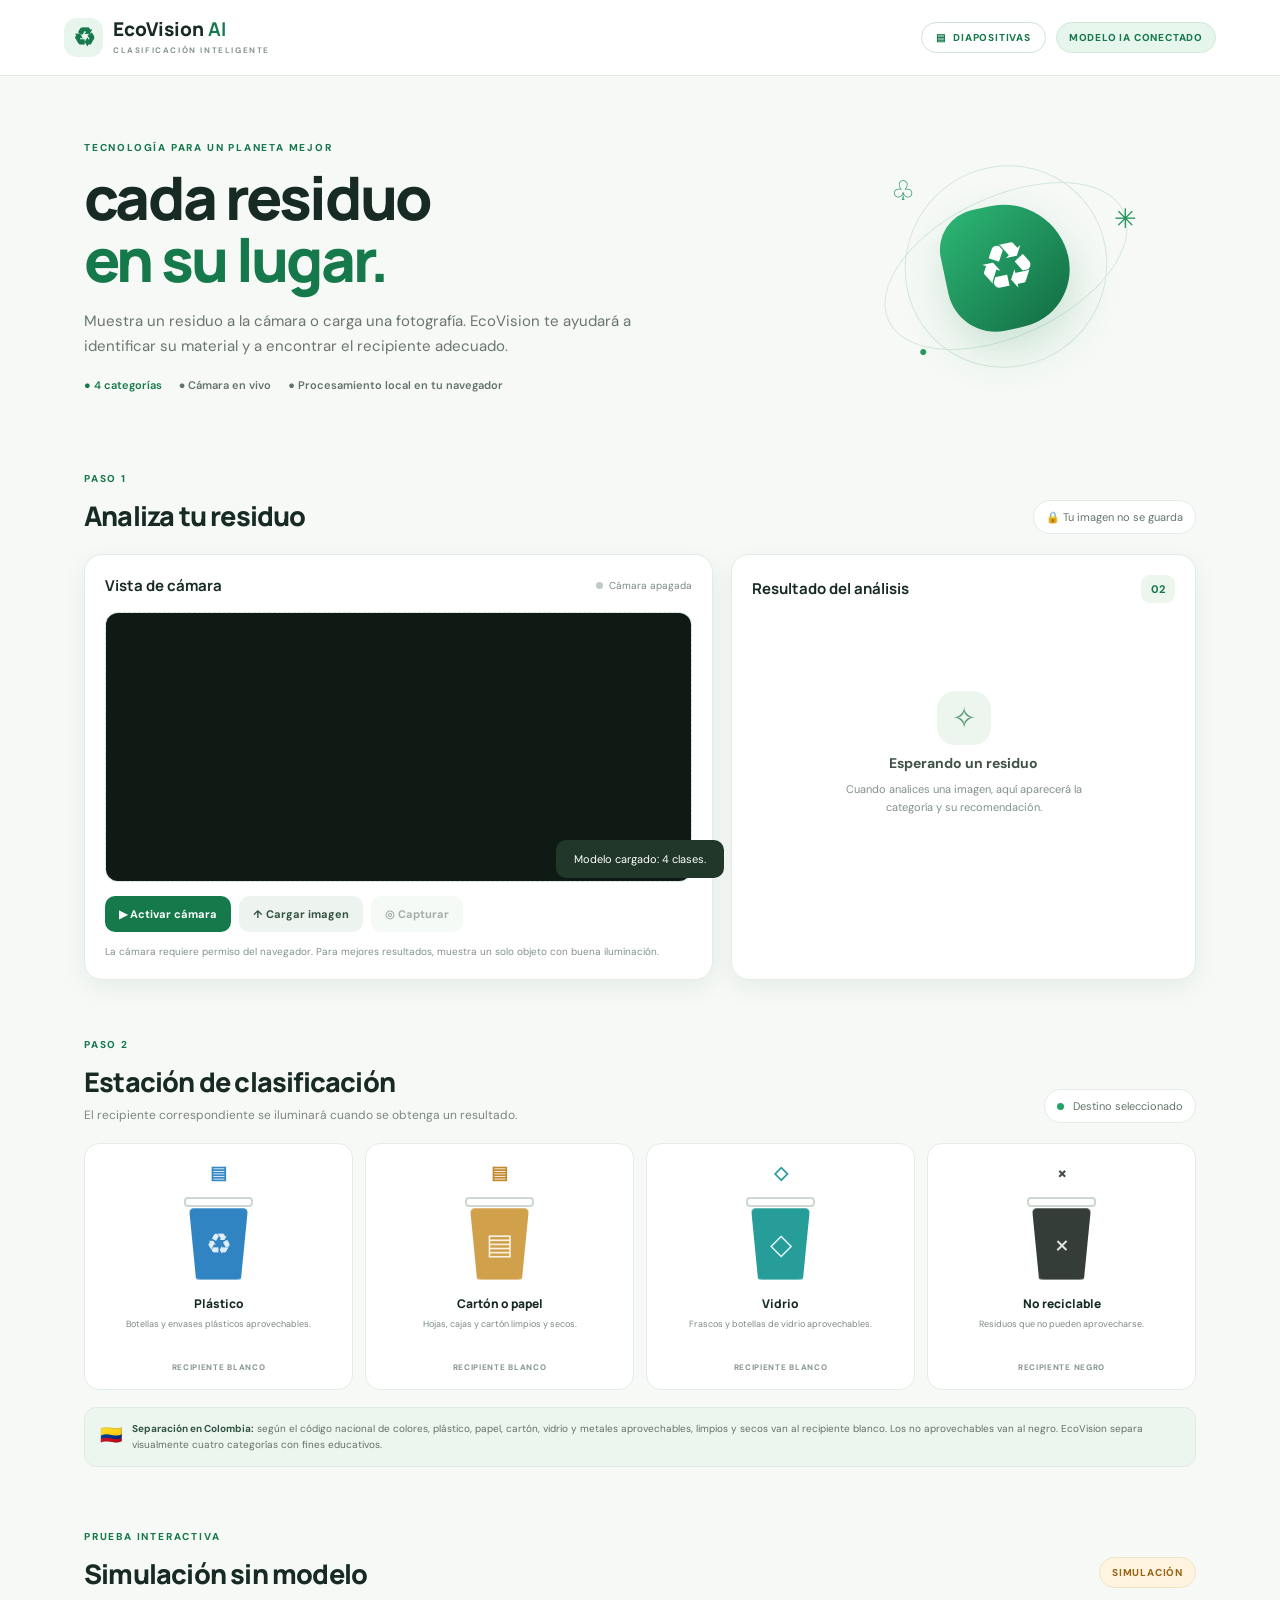
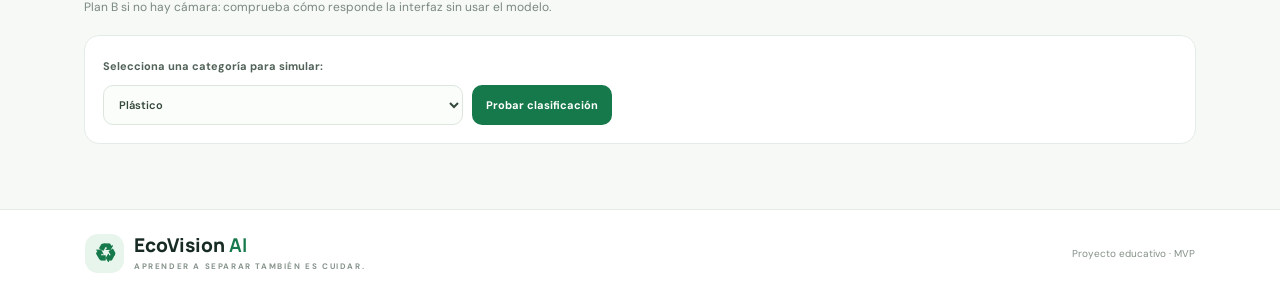
<file: index.html>
<!doctype html>
<html lang="es">
<head>
  <meta charset="utf-8">
  <meta name="viewport" content="width=device-width, initial-scale=1">
  <meta name="description" content="EcoVision AI: clasificador educativo de residuos.">
  <title>EcoVision AI | Clasificación inteligente</title>
  <link rel="stylesheet" href="styles.css">
  <script src="libs/tf.min.js"></script>
  <script src="libs/teachablemachine-image.min.js"></script>
</head>
<body>
  <header class="topbar">
    <a class="brand" href="#"><span class="brand-mark">♻</span><span>EcoVision <b>AI</b><small>CLASIFICACIÓN INTELIGENTE</small></span></a>
    <div class="topbar-actions">
      <a class="deck-btn" href="presentacion.html" target="_blank" rel="noopener" title="Abrir la presentación del proyecto">▤ <span>Diapositivas</span></a>
      <span class="mode-pill" id="modePill">CARGANDO MODELO…</span>
    </div>
  </header>

  <main>
    <section class="hero">
      <div>
        <p class="eyebrow">TECNOLOGÍA PARA UN PLANETA MEJOR</p>
        <h1> cada residuo<br><span>en su lugar.</span></h1>
        <p class="intro">Muestra un residuo a la cámara o carga una fotografía. EcoVision te ayudará a identificar su material y a encontrar el recipiente adecuado.</p>
        <div class="hero-tags"><span>● 4 categorías</span><span>● Cámara en vivo</span><span>● Procesamiento local en tu navegador</span></div>
      </div>
      <div class="hero-art" aria-hidden="true">
        <div class="orbit orbit-one"></div><div class="orbit orbit-two"></div>
        <div class="leaf">♻</div><span class="float f1">♧</span><span class="float f2">✳</span><span class="float f3">●</span>
      </div>
    </section>

    <section class="workspace">
      <div class="section-heading"><div><p class="eyebrow">PASO 1</p><h2>Analiza tu residuo</h2></div><span class="privacy">🔒 Tu imagen no se guarda</span></div>
      <div class="work-grid">
        <section class="panel camera-panel">
          <div class="panel-title"><h3>Vista de cámara</h3><span class="live-dot" id="cameraStatus">Cámara apagada</span></div>
          <div class="camera-stage" id="cameraStage">
            <video id="video" autoplay playsinline muted></video>
            <canvas id="captureCanvas" hidden></canvas>
            <img id="preview" alt="Vista previa del residuo" hidden>
            <div class="camera-placeholder" id="cameraPlaceholder"><div class="camera-icon">⌁</div><b>Tu residuo aparecerá aquí</b><span>Activa la cámara o selecciona una fotografía</span></div>
            <div class="scan-line" id="scanLine"></div>
          </div>
          <div class="camera-actions">
            <button class="btn btn-primary" id="cameraBtn">▶ Activar cámara</button>
            <label class="btn btn-light" for="fileInput">↑ Cargar imagen</label>
            <input id="fileInput" type="file" accept="image/*" hidden>
            <button class="btn btn-light" id="captureBtn" disabled>◎ Capturar</button>
          </div>
          <p class="microcopy">La cámara requiere permiso del navegador. Para mejores resultados, muestra un solo objeto con buena iluminación.</p>
        </section>

        <section class="panel result-panel">
          <div class="panel-title"><h3>Resultado del análisis</h3><span class="step-number">02</span></div>
          <div class="empty-result" id="emptyResult"><div class="empty-icon">✧</div><b>Esperando un residuo</b><span>Cuando analices una imagen, aquí aparecerá la categoría y su recomendación.</span></div>
          <div id="resultContent" hidden>
            <div class="result-category"><span class="result-symbol" id="resultSymbol">♻</span><div><span class="micro-label">CATEGORÍA IDENTIFICADA</span><h2 id="resultName">Plástico</h2></div></div>
            <div class="confidence-row"><span id="confidenceLabel">Confianza del modelo</span><b id="confidenceValue">—</b></div>
            <div class="meter"><div id="confidenceMeter"></div></div><div class="probs" id="probList"></div>
            <div class="recommendation"><b id="recommendationTitle">Destino recomendado</b><p id="recommendationText"></p></div>
            <div class="result-actions"><button class="btn btn-primary" id="showBinBtn">Ver recipiente</button><button class="btn btn-light" id="resetBtn">Analizar otro</button></div>
          </div>
          <div class="demo-note" id="demoNote" hidden><b>Simulación:</b> este resultado lo eligió el usuario, no es una predicción de IA.</div>
        </section>
      </div>
    </section>

    <section class="bins-section" id="binsSection">
      <div class="section-heading"><div><p class="eyebrow">PASO 2</p><h2>Estación de clasificación</h2><p class="subheading">El recipiente correspondiente se iluminará cuando se obtenga un resultado.</p></div><span class="legend"><i></i> Destino seleccionado</span></div>
      <div class="bins-grid" id="binsGrid">
        <article class="bin-card" data-bin="plastico"><div class="bin-icon blue">▤</div><div class="bin-visual blue-bin"><div class="bin-lid"></div><div class="bin-body"><span>♻</span></div></div><h3>Plástico</h3><p>Botellas y envases plásticos aprovechables.</p><small>RECIPIENTE BLANCO</small></article>
        <article class="bin-card" data-bin="papel"><div class="bin-icon amber">▤</div><div class="bin-visual amber-bin"><div class="bin-lid"></div><div class="bin-body"><span>▤</span></div></div><h3>Cartón o papel</h3><p>Hojas, cajas y cartón limpios y secos.</p><small>RECIPIENTE BLANCO</small></article>
        <article class="bin-card" data-bin="vidrio"><div class="bin-icon teal">◇</div><div class="bin-visual teal-bin"><div class="bin-lid"></div><div class="bin-body"><span>◇</span></div></div><h3>Vidrio</h3><p>Frascos y botellas de vidrio aprovechables.</p><small>RECIPIENTE BLANCO</small></article>
        <article class="bin-card" data-bin="no_reciclable"><div class="bin-icon dark">×</div><div class="bin-visual dark-bin"><div class="bin-lid"></div><div class="bin-body"><span>×</span></div></div><h3>No reciclable</h3><p>Residuos que no pueden aprovecharse.</p><small>RECIPIENTE NEGRO</small></article>
      </div>
      <div class="colombia-note"><span>🇨🇴</span><p><b>Separación en Colombia:</b> según el código nacional de colores, plástico, papel, cartón, vidrio y metales aprovechables, limpios y secos van al recipiente blanco. Los no aprovechables van al negro. EcoVision separa visualmente cuatro categorías con fines educativos.</p></div>
    </section>

    <section class="demo-section" id="demoSection">
      <div class="demo-heading"><div><p class="eyebrow">PRUEBA INTERACTIVA</p><h2>Simulación sin modelo</h2><p class="subheading">Plan B si no hay cámara: comprueba cómo responde la interfaz sin usar el modelo.</p></div><span class="demo-label">SIMULACIÓN</span></div>
      <div class="demo-controls">
        <label for="demoSelect">Selecciona una categoría para simular:</label>
        <div class="demo-row"><select id="demoSelect"><option value="plastico">Plástico</option><option value="papel">Cartón o papel</option><option value="vidrio">Vidrio</option><option value="no_reciclable">No reciclable</option></select><button class="btn btn-primary" id="demoBtn">Probar clasificación</button></div>
      </div>
    </section>
  </main>

  <footer><div class="brand"><span class="brand-mark">♻</span><span>EcoVision <b>AI</b><small>APRENDER A SEPARAR TAMBIÉN ES CUIDAR.</small></span></div><p>Proyecto educativo · MVP</p></footer>
  <div class="toast" id="toast" role="status" aria-live="polite"></div>
  <script src="app.js"></script>
</body>
</html>
</file>
<file: styles.css>
@import url('https://fonts.googleapis.com/css2?family=DM+Sans:wght@400;500;600;700;800&family=Manrope:wght@400;500;600;700;800&display=swap');
:root{--green:#16794b;--green2:#20a464;--ink:#172b24;--muted:#718078;--line:#e5ece7;--bg:#f6f9f6;--white:#fff}
*{box-sizing:border-box}body{margin:0;background:var(--bg);color:var(--ink);font-family:'DM Sans',sans-serif}.topbar{height:76px;background:#fff;border-bottom:1px solid var(--line);display:flex;align-items:center;justify-content:space-between;padding:0 max(calc((100vw - 1160px)/2),5vw)}.brand{display:flex;align-items:center;gap:10px;color:var(--ink);font-family:Manrope,sans-serif;font-weight:800;font-size:19px;text-decoration:none;line-height:1.05}.brand b{color:var(--green)}.brand small{display:block;font:700 8px 'DM Sans';letter-spacing:1.6px;color:#87948c;margin-top:5px}.brand-mark{display:grid;place-items:center;width:39px;height:39px;border-radius:13px;background:#e7f5ec;color:var(--green);font-size:25px}.mode-pill,.demo-label{background:#fff4df;color:#986517;border:1px solid #f2e3c2;border-radius:30px;padding:8px 12px;font-size:10px;font-weight:800;letter-spacing:.8px}.hero{max-width:1160px;margin:0 auto;padding:65px 24px 55px;display:flex;align-items:center;justify-content:space-between;min-height:300px}.eyebrow{font-size:10px;letter-spacing:1.8px;color:var(--green);font-weight:800;margin:0 0 12px}.hero h1{font:800 clamp(39px,5vw,60px)/1.04 Manrope,sans-serif;letter-spacing:-2.7px;margin:0}.hero h1 span{color:var(--green)}.intro{max-width:570px;color:#68766e;line-height:1.7;font-size:15px;margin:18px 0}.hero-tags{display:flex;gap:17px;flex-wrap:wrap;color:#63736a;font-size:11px;font-weight:600}.hero-tags span:first-child{color:var(--green)}.hero-art{width:290px;height:220px;position:relative;display:grid;place-items:center;margin-right:45px}.orbit{position:absolute;border:1px solid #d4e8da;border-radius:50%;transform:rotate(-25deg)}.orbit-one{width:260px;height:140px}.orbit-two{width:200px;height:205px;transform:rotate(45deg)}.leaf{width:125px;height:125px;border-radius:38% 62% 55% 45%;background:linear-gradient(145deg,#2db876,#126b43);display:grid;place-items:center;color:#fff;font-size:65px;box-shadow:0 20px 45px #1d8a5033;transform:rotate(-12deg)}.float{position:absolute;color:#23965b;font-size:27px}.f1{top:17px;left:30px}.f2{right:14px;top:45px}.f3{bottom:16px;left:58px;font-size:14px}.workspace,.bins-section,.demo-section{max-width:1160px;margin:0 auto;padding:25px 24px 48px}.section-heading,.demo-heading{display:flex;align-items:end;justify-content:space-between;margin-bottom:20px}.section-heading h2,.demo-heading h2{font:800 27px Manrope;margin:0;letter-spacing:-.8px}.privacy,.legend{font-size:11px;color:#64756b;background:#fff;border:1px solid var(--line);padding:9px 12px;border-radius:30px}.work-grid{display:grid;grid-template-columns:1.15fr .85fr;gap:18px}.panel{background:#fff;border:1px solid var(--line);border-radius:18px;padding:20px;box-shadow:0 8px 25px #173d2410}.panel-title{display:flex;align-items:center;justify-content:space-between;margin-bottom:16px}.panel-title h3{font:700 15px Manrope;margin:0}.live-dot{font-size:10px;color:#7b8981}.live-dot:before{content:"";display:inline-block;width:7px;height:7px;background:#c1c9c4;border-radius:50%;margin-right:6px}.live-dot.active:before{background:#20a464;box-shadow:0 0 0 4px #e2f5e9}.camera-stage{height:270px;background:#f0f5f1;border:1px dashed #d2ded5;border-radius:13px;position:relative;overflow:hidden;display:grid;place-items:center}.camera-stage video,.camera-stage img{width:100%;height:100%;object-fit:contain;background:#101a15}.camera-placeholder{display:flex;flex-direction:column;align-items:center;gap:8px;color:#64756b;text-align:center}.camera-placeholder b{font-size:13px;color:#34463b}.camera-placeholder span{font-size:11px}.camera-icon{width:50px;height:50px;border-radius:16px;background:#e0eee4;display:grid;place-items:center;color:var(--green);font-size:29px}.scan-line{display:none;position:absolute;left:0;right:0;height:2px;background:#55e99b;box-shadow:0 0 12px #55e99b;animation:scan 2.2s linear infinite}.scanning .scan-line{display:block}@keyframes scan{from{top:0}to{top:100%}}.camera-actions{display:flex;gap:8px;flex-wrap:wrap;margin-top:14px}.btn{border:0;border-radius:10px;padding:11px 14px;font:700 11px 'DM Sans';cursor:pointer;transition:.2s}.btn:hover{transform:translateY(-1px)}.btn:disabled{opacity:.45;cursor:not-allowed;transform:none}.btn-primary{background:var(--green);color:#fff}.btn-light{background:#edf4ef;color:#345242}.microcopy{font-size:10px;color:#859189;line-height:1.5;margin:12px 0 0}.step-number{background:#edf5ef;color:var(--green);font-size:11px;font-weight:800;padding:7px 10px;border-radius:9px}.empty-result{height:270px;display:flex;flex-direction:column;align-items:center;justify-content:center;text-align:center;gap:9px;color:#829087;padding:20px}.empty-result b{color:#405247;font-size:14px}.empty-result span{font-size:11px;line-height:1.6;max-width:240px}.empty-icon{width:54px;height:54px;border-radius:18px;background:#edf5ef;color:#5d9c75;display:grid;place-items:center;font-size:29px}.result-category{display:flex;gap:13px;align-items:center;margin:26px 0}.result-symbol{width:55px;height:55px;border-radius:16px;background:#e9f5ed;color:var(--green);display:grid;place-items:center;font-size:29px}.micro-label{font-size:9px;color:#87948c;letter-spacing:1px;font-weight:800}.result-category h2{font:800 22px Manrope;margin:4px 0}.confidence-row{display:flex;justify-content:space-between;font-size:11px;color:#64756b}.confidence-row b{color:var(--green);font-size:13px}.meter{height:7px;background:#edf1ee;border-radius:20px;margin:9px 0 20px;overflow:hidden}.meter div{height:100%;width:0;background:linear-gradient(90deg,#16834f,#56c58a);border-radius:20px;transition:width .5s}.recommendation{padding:14px;background:#f0f7f2;border:1px solid #e0eee4;border-radius:12px}.recommendation b{font-size:11px;color:#286443}.recommendation p{font-size:11px;color:#617168;line-height:1.55;margin:6px 0 0}.result-actions{display:flex;gap:8px;margin-top:15px}.demo-note{font-size:10px;line-height:1.55;color:#8a6a2d;background:#fff8e9;border:1px solid #f3e8cd;padding:10px 12px;border-radius:10px;margin-top:12px}.bins-section{padding-top:10px}.subheading{font-size:12px;color:#7a887f;margin:7px 0 0}.legend i{display:inline-block;width:7px;height:7px;border-radius:50%;background:#20a464;margin-right:6px}.bins-grid{display:grid;grid-template-columns:repeat(4,1fr);gap:12px}.bin-card{background:#fff;border:1px solid var(--line);border-radius:15px;text-align:center;padding:17px 10px 14px;transition:.25s;position:relative}.bin-card.active{border:2px solid #27a466;box-shadow:0 0 0 4px #20a46418,0 12px 25px #1b8a4b16;transform:translateY(-5px)}.bin-card.active:after{content:"✓ DESTINO";position:absolute;top:9px;right:8px;background:#e6f6ec;color:#16794b;border-radius:20px;font-size:7px;font-weight:800;padding:5px}.bin-icon{font-size:18px;font-weight:800;margin-bottom:7px}.blue{color:#3688c7}.amber{color:#c28b31}.teal{color:#299d9a}.slate{color:#62778a}.dark{color:#424b45}.bin-visual{height:91px;width:75px;margin:4px auto 12px;position:relative}.bin-lid{position:absolute;top:5px;left:3px;width:69px;height:10px;border-radius:4px;background:#fff;border:2px solid #cdd8d0}.bin-body{position:absolute;top:16px;left:8px;width:59px;height:72px;border-radius:5px 5px 12px 12px;clip-path:polygon(0 0,100% 0,88% 100%,12% 100%);display:grid;place-items:center;color:#ffffffd9;font-size:29px;box-shadow:inset 0 0 0 1px #ffffff44}.blue-bin .bin-body{background:#3184c2}.amber-bin .bin-body{background:#d1a04b}.teal-bin .bin-body{background:#269d99}.slate-bin .bin-body{background:#64798d}.dark-bin .bin-body{background:#343d38}.bin-card h3{font:800 12px Manrope;margin:0 0 6px}.bin-card p{font-size:9px;line-height:1.45;color:#7c8981;min-height:27px;margin:0 0 9px}.bin-card small{font-size:8px;letter-spacing:.7px;color:#8b978f;font-weight:800}.colombia-note{display:flex;gap:10px;background:#edf5ef;border:1px solid #e0ebe2;padding:13px 15px;border-radius:12px;margin-top:17px;font-size:10px;color:#627168;line-height:1.6}.colombia-note span{font-size:18px}.colombia-note p{margin:0}.colombia-note b{color:#315640}.demo-section{padding-top:15px;padding-bottom:65px}.demo-heading{align-items:center}.demo-controls{background:#fff;border:1px solid var(--line);border-radius:15px;padding:18px}.demo-controls label{font-size:11px;font-weight:700;color:#516258}.demo-row{display:flex;gap:9px;margin-top:10px}.demo-row select{flex:1;max-width:360px;border:1px solid #dce6de;border-radius:10px;padding:11px;background:#fbfdfb;color:#33473a;font:600 11px 'DM Sans'}footer{background:#fff;border-top:1px solid var(--line);padding:24px max(calc((100vw - 1110px)/2),5vw);display:flex;align-items:center;justify-content:space-between}footer p{font-size:10px;color:#849087}.toast{position:fixed;bottom:22px;left:50%;transform:translate(-50%,20px);background:#20372a;color:white;padding:12px 18px;border-radius:10px;font-size:11px;opacity:0;pointer-events:none;transition:.25s;z-index:10}.toast.show{opacity:1;transform:translate(-50%,0)}[hidden]{display:none!important}
@media(max-width:800px){.hero{padding-top:42px}.hero-art{width:190px;margin:0}.orbit-one{width:180px}.orbit-two{width:150px}.leaf{width:95px;height:95px;font-size:48px}.work-grid{grid-template-columns:1fr}.bins-grid{grid-template-columns:repeat(2,1fr)}.section-heading h2,.demo-heading h2{font-size:23px}}
@media(max-width:520px){.topbar{padding:0 17px}.hero{padding:40px 20px;display:block}.hero-art{display:none}.hero h1{font-size:43px}.workspace,.bins-section,.demo-section{padding-left:16px;padding-right:16px}.section-heading,.demo-heading{align-items:flex-start;gap:10px;flex-direction:column}.camera-stage{height:220px}.bins-grid{gap:8px}.bin-card{padding:14px 7px}.demo-row{flex-direction:column}.demo-row select{max-width:none}footer{padding:20px;gap:15px;flex-wrap:wrap}}

.mode-pill.connected{background:#e6f6ec;color:#16794b;border-color:#cfe9d8}.probs{display:grid;gap:6px;margin:0 0 16px}.prob{display:grid;grid-template-columns:96px 1fr 38px;gap:8px;align-items:center;font-size:10px;color:#64756b}.prob i{height:5px;background:#edf1ee;border-radius:9px;overflow:hidden}.prob i b{display:block;height:100%;background:#9bcbb0;width:0;transition:width .25s}.prob.top{color:#16794b;font-weight:700}.prob.top i b{background:#20a464}.prob span:last-child{text-align:right}

/* Botón que abre la presentación (diapositivas) */
.topbar-actions{display:flex;align-items:center;gap:10px}
.deck-btn{display:inline-flex;align-items:center;gap:7px;background:#fff;color:var(--green);border:1px solid #cfe4d8;border-radius:30px;padding:8px 14px;font:800 10px 'DM Sans',sans-serif;letter-spacing:.8px;text-transform:uppercase;text-decoration:none;white-space:nowrap;transition:background .18s,color .18s,border-color .18s,box-shadow .18s}
.deck-btn:hover{background:var(--green);color:#fff;border-color:var(--green);box-shadow:0 6px 16px #16794b33}
.deck-btn:focus-visible{outline:2px solid var(--green2);outline-offset:2px}
@media(max-width:520px){.deck-btn span{display:none}.deck-btn{padding:8px 10px;font-size:14px;letter-spacing:0}.topbar-actions{gap:7px}.mode-pill{font-size:9px;padding:6px 9px;letter-spacing:.4px;line-height:1.35;text-align:center;max-width:78px}}
</file>
